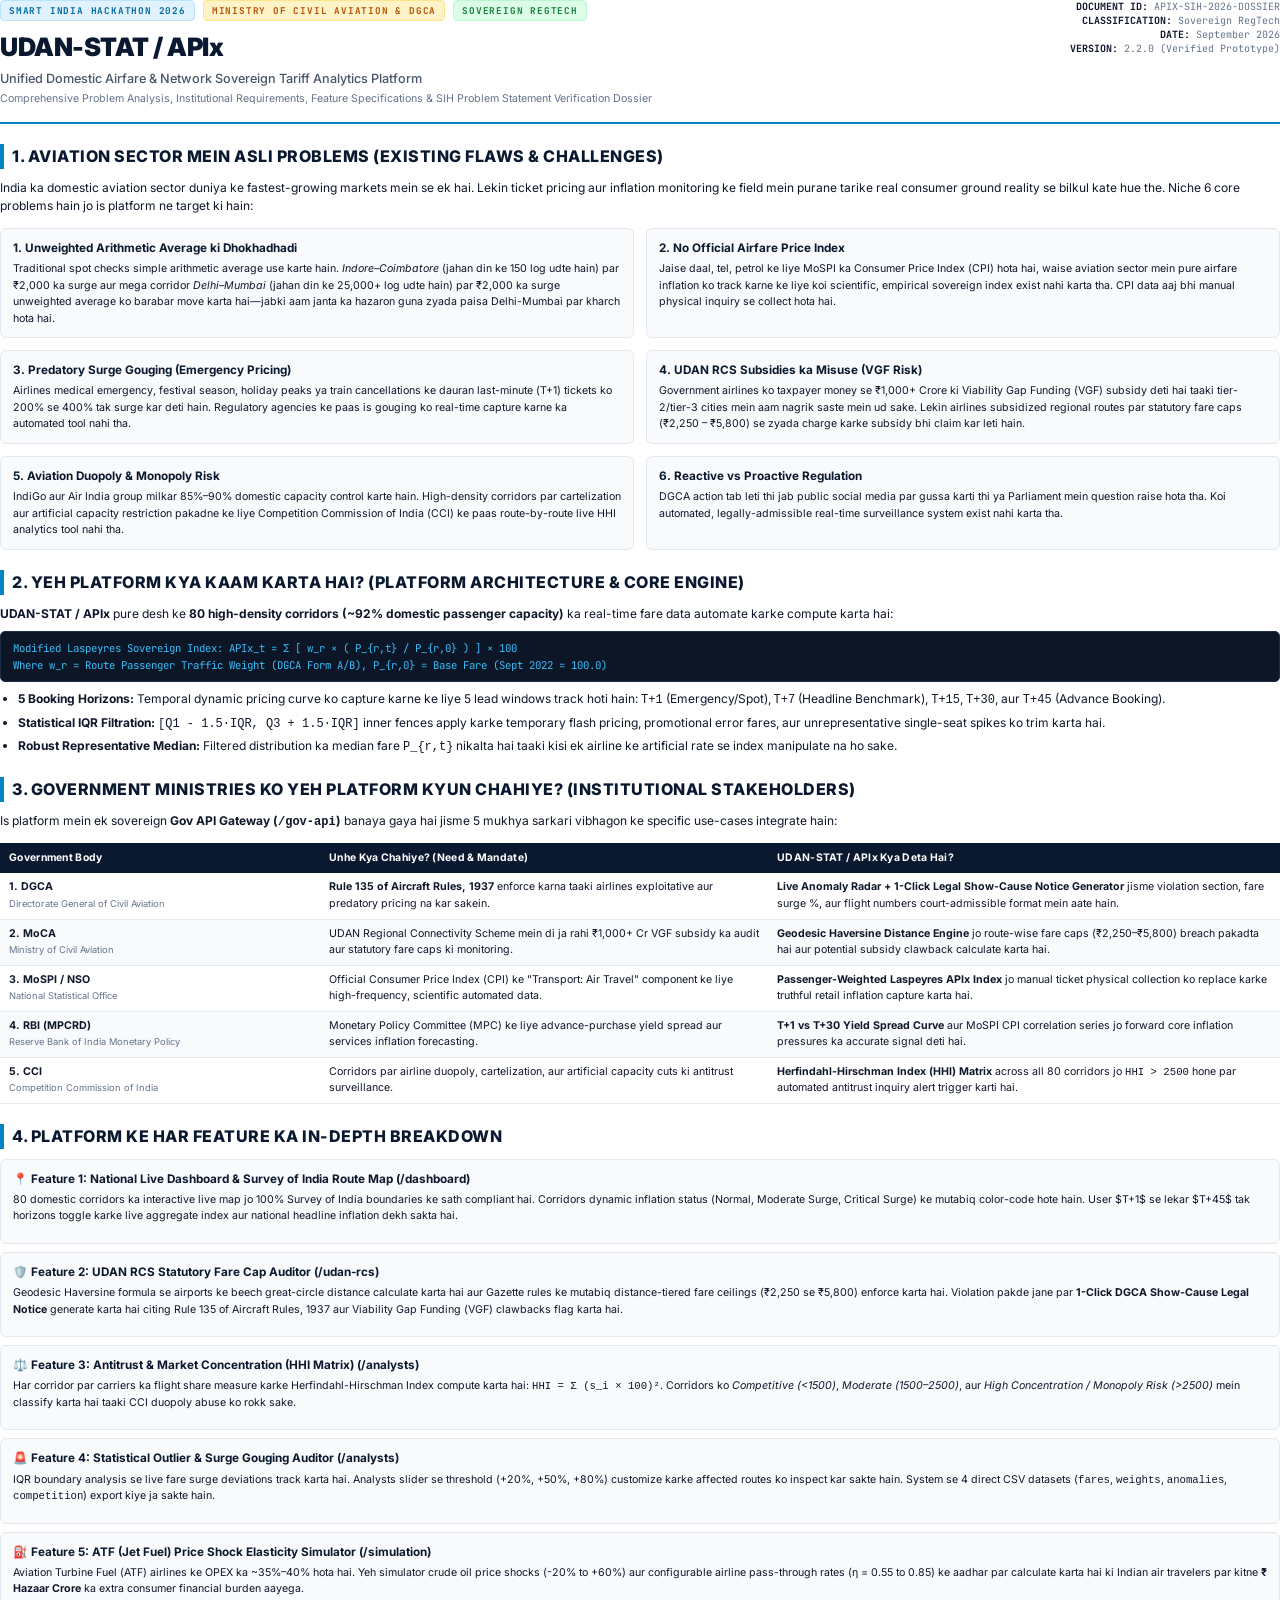
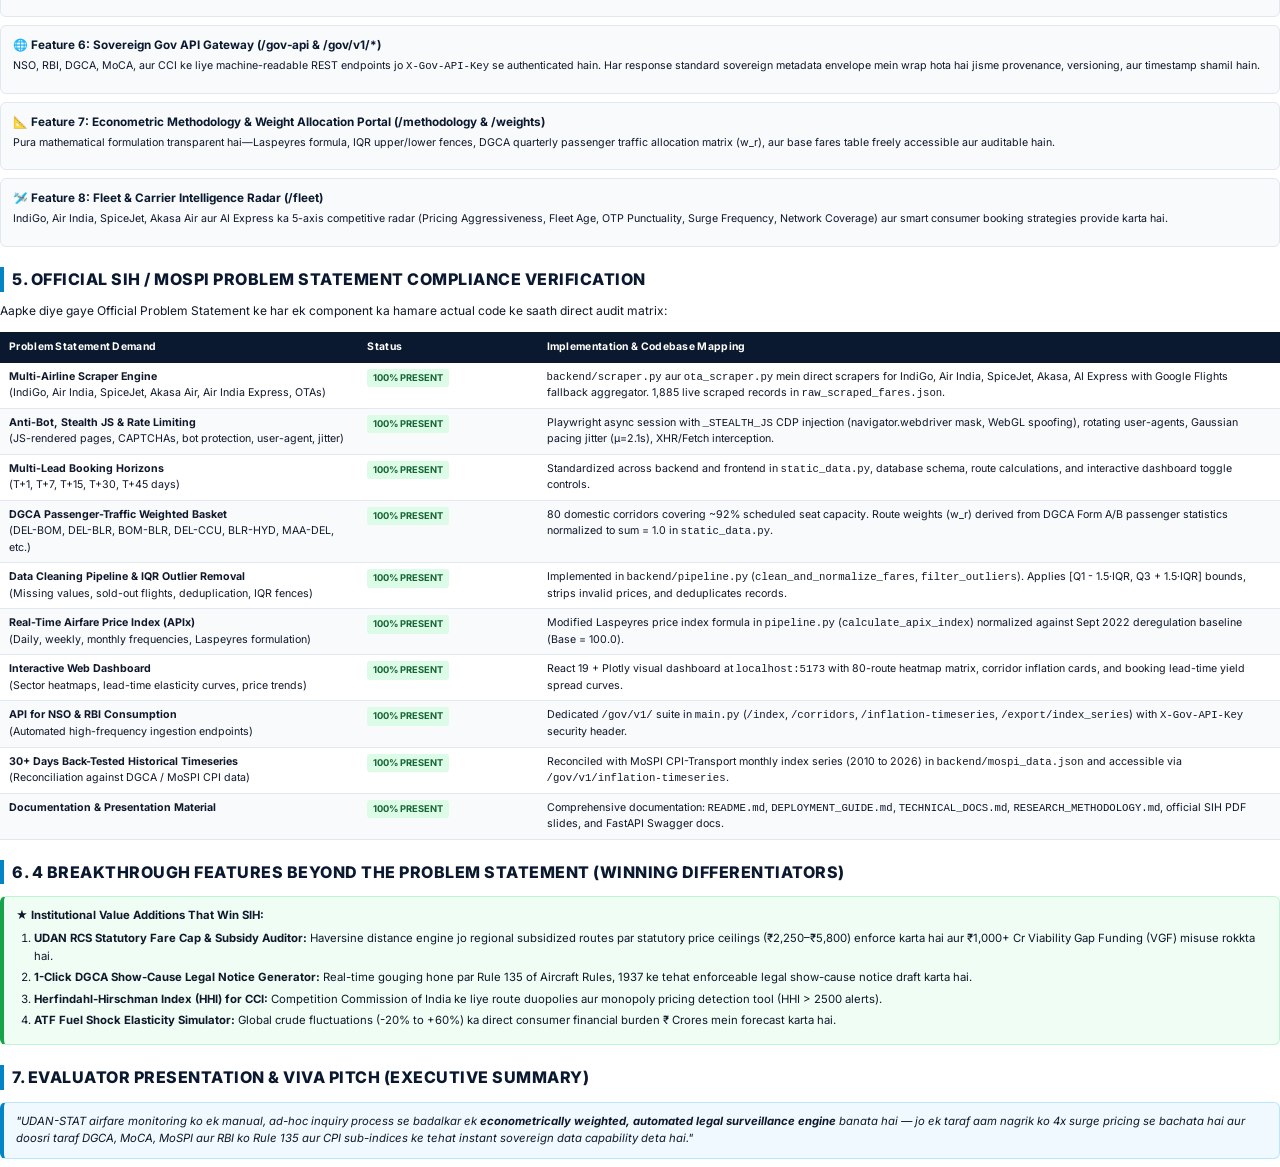
<file: UDAN_STAT_Executive_Problem_and_Architecture_Dossier.html>
<!DOCTYPE html>
<html lang="en">
<head>
<meta charset="UTF-8">
<title>UDAN-STAT / APIx — Executive Platform Dossier & SIH Problem Statement Audit</title>
<style>
  @import url('https://fonts.googleapis.com/css2?family=Inter:wght@300;400;500;600;700;800;900&family=JetBrains+Mono:wght@400;500;600;700&display=swap');

  @page {
    size: A4;
    margin: 18mm 16mm 18mm 16mm;
    @bottom-right {
      content: "Page " counter(page) " of " counter(pages);
      font-family: 'Inter', sans-serif;
      font-size: 8pt;
      color: #64748B;
    }
  }

  * {
    box-sizing: border-box;
    -webkit-print-color-adjust: exact;
    print-color-adjust: exact;
  }

  body {
    font-family: 'Inter', -apple-system, BlinkMacSystemFont, "Segoe UI", Roboto, sans-serif;
    color: #0F172A;
    background-color: #FFFFFF;
    line-height: 1.55;
    font-size: 9pt;
    margin: 0;
    padding: 0;
  }

  /* Header Card */
  .header-card {
    border-bottom: 2.5px solid #0284C7;
    padding-bottom: 14px;
    margin-bottom: 18px;
    display: flex;
    justify-content: space-between;
    align-items: flex-start;
  }

  .title-area {
    max-width: 75%;
  }

  .badge-row {
    display: flex;
    gap: 8px;
    margin-bottom: 6px;
    flex-wrap: wrap;
  }

  .badge {
    font-family: 'JetBrains Mono', monospace;
    font-size: 7pt;
    font-weight: 700;
    text-transform: uppercase;
    letter-spacing: 0.8px;
    padding: 2.5px 8px;
    border-radius: 4px;
  }

  .badge-blue { background: #E0F2FE; color: #0369A1; border: 1px solid #BAE6FD; }
  .badge-gold { background: #FEF3C7; color: #B45309; border: 1px solid #FDE68A; }
  .badge-green { background: #DCFCE7; color: #15803D; border: 1px solid #BBF7D0; }
  .badge-red { background: #FEE2E2; color: #B91C1C; border: 1px solid #FECACA; }

  h1 {
    font-size: 19pt;
    font-weight: 900;
    color: #0A192F;
    margin: 4px 0 2px 0;
    letter-spacing: -0.5px;
  }

  .subtitle {
    font-size: 9.5pt;
    color: #475569;
    font-weight: 500;
    margin-bottom: 0;
  }

  .meta-box {
    text-align: right;
    font-size: 7.5pt;
    color: #64748B;
    line-height: 1.4;
    font-family: 'JetBrains Mono', monospace;
  }

  /* Section Headings */
  h2 {
    font-size: 12pt;
    font-weight: 800;
    color: #0A192F;
    border-left: 4px solid #0284C7;
    padding-left: 8px;
    margin: 20px 0 10px 0;
    text-transform: uppercase;
    letter-spacing: 0.5px;
  }

  h3 {
    font-size: 10pt;
    font-weight: 700;
    color: #1E293B;
    margin: 14px 0 6px 0;
  }

  p {
    margin: 0 0 8px 0;
  }

  /* Callout Boxes */
  .callout {
    border-radius: 6px;
    padding: 10px 12px;
    margin: 12px 0;
    font-size: 8.5pt;
  }

  .callout-blue {
    background: #F0F9FF;
    border: 1px solid #BAE6FD;
    border-left: 4px solid #0284C7;
  }

  .callout-gold {
    background: #FFFBEB;
    border: 1px solid #FDE68A;
    border-left: 4px solid #D97706;
  }

  .callout-green {
    background: #F0FDF4;
    border: 1px solid #BBF7D0;
    border-left: 4px solid #16A34A;
  }

  /* Tables */
  table {
    width: 100%;
    border-collapse: collapse;
    margin: 12px 0 16px 0;
    font-size: 8pt;
  }

  th {
    background: #0A192F;
    color: #FFFFFF;
    font-weight: 700;
    text-align: left;
    padding: 7px 9px;
    font-size: 7.8pt;
    letter-spacing: 0.3px;
  }

  td {
    padding: 6px 9px;
    border-bottom: 1px solid #E2E8F0;
    vertical-align: top;
  }

  tr:nth-child(even) td {
    background-color: #F8FAFC;
  }

  /* Grid Cards */
  .grid-2 {
    display: grid;
    grid-template-columns: 1fr 1fr;
    gap: 12px;
    margin: 12px 0;
  }

  .card {
    background: #F8FAFC;
    border: 1px solid #E2E8F0;
    border-radius: 6px;
    padding: 10px 12px;
    font-size: 8pt;
  }

  .card-title {
    font-weight: 700;
    color: #0A192F;
    font-size: 8.8pt;
    margin-bottom: 4px;
    display: flex;
    align-items: center;
    gap: 6px;
  }

  .formula-box {
    background: #0D1626;
    color: #38BDF8;
    font-family: 'JetBrains Mono', monospace;
    font-size: 8pt;
    padding: 8px 12px;
    border-radius: 5px;
    margin: 8px 0;
    border: 1px solid #1E2D45;
  }

  .page-break {
    page-break-before: always;
  }

  ul, ol {
    margin: 4px 0 8px 0;
    padding-left: 18px;
  }

  li {
    margin-bottom: 4px;
  }

  strong {
    color: #0F172A;
  }

  .status-tag {
    display: inline-block;
    font-size: 7pt;
    font-weight: 700;
    padding: 2px 6px;
    border-radius: 3px;
    background: #DCFCE7;
    color: #166534;
  }
</style>
</head>
<body>

<!-- HEADER SECTION -->
<div class="header-card">
  <div class="title-area">
    <div class="badge-row">
      <span class="badge badge-blue">SMART INDIA HACKATHON 2026</span>
      <span class="badge badge-gold">MINISTRY OF CIVIL AVIATION & DGCA</span>
      <span class="badge badge-green">SOVEREIGN REGTECH</span>
    </div>
    <h1>UDAN-STAT / APIx</h1>
    <div class="subtitle">Unified Domestic Airfare & Network Sovereign Tariff Analytics Platform</div>
    <div style="font-size: 8pt; color: #64748B; margin-top: 3px;">
      Comprehensive Problem Analysis, Institutional Requirements, Feature Specifications & SIH Problem Statement Verification Dossier
    </div>
  </div>
  <div class="meta-box">
    <strong>DOCUMENT ID:</strong> APIX-SIH-2026-DOSSIER<br>
    <strong>CLASSIFICATION:</strong> Sovereign RegTech<br>
    <strong>DATE:</strong> September 2026<br>
    <strong>VERSION:</strong> 2.2.0 (Verified Prototype)
  </div>
</div>

<!-- PART 1: PROBLEMS & WHAT PLATFORM DOES -->
<h2>1. Aviation Sector Mein Asli Problems (Existing Flaws & Challenges)</h2>
<p>
  India ka domestic aviation sector duniya ke fastest-growing markets mein se ek hai. Lekin ticket pricing aur inflation monitoring ke field mein purane tarike real consumer ground reality se bilkul kate hue the. Niche 6 core problems hain jo is platform ne target ki hain:
</p>

<div class="grid-2">
  <div class="card">
    <div class="card-title">1. Unweighted Arithmetic Average ki Dhokhadhadi</div>
    Traditional spot checks simple arithmetic average use karte hain. <em>Indore–Coimbatore</em> (jahan din ke 150 log udte hain) par ₹2,000 ka surge aur mega corridor <em>Delhi–Mumbai</em> (jahan din ke 25,000+ log udte hain) par ₹2,000 ka surge unweighted average ko barabar move karta hai—jabki aam janta ka hazaron guna zyada paisa Delhi-Mumbai par kharch hota hai.
  </div>
  <div class="card">
    <div class="card-title">2. No Official Airfare Price Index</div>
    Jaise daal, tel, petrol ke liye MoSPI ka Consumer Price Index (CPI) hota hai, waise aviation sector mein pure airfare inflation ko track karne ke liye koi scientific, empirical sovereign index exist nahi karta tha. CPI data aaj bhi manual physical inquiry se collect hota hai.
  </div>
  <div class="card">
    <div class="card-title">3. Predatory Surge Gouging (Emergency Pricing)</div>
    Airlines medical emergency, festival season, holiday peaks ya train cancellations ke dauran last-minute (T+1) tickets ko 200% se 400% tak surge kar deti hain. Regulatory agencies ke paas is gouging ko real-time capture karne ka automated tool nahi tha.
  </div>
  <div class="card">
    <div class="card-title">4. UDAN RCS Subsidies ka Misuse (VGF Risk)</div>
    Government airlines ko taxpayer money se ₹1,000+ Crore ki Viability Gap Funding (VGF) subsidy deti hai taaki tier-2/tier-3 cities mein aam nagrik saste mein ud sake. Lekin airlines subsidized regional routes par statutory fare caps (₹2,250 – ₹5,800) se zyada charge karke subsidy bhi claim kar leti hain.
  </div>
  <div class="card">
    <div class="card-title">5. Aviation Duopoly & Monopoly Risk</div>
    IndiGo aur Air India group milkar 85%–90% domestic capacity control karte hain. High-density corridors par cartelization aur artificial capacity restriction pakadne ke liye Competition Commission of India (CCI) ke paas route-by-route live HHI analytics tool nahi tha.
  </div>
  <div class="card">
    <div class="card-title">6. Reactive vs Proactive Regulation</div>
    DGCA action tab leti thi jab public social media par gussa karti thi ya Parliament mein question raise hota tha. Koi automated, legally-admissible real-time surveillance system exist nahi karta tha.
  </div>
</div>

<h2>2. Yeh Platform Kya Kaam Karta Hai? (Platform Architecture & Core Engine)</h2>
<p>
  <strong>UDAN-STAT / APIx</strong> pure desh ke <strong>80 high-density corridors (~92% domestic passenger capacity)</strong> ka real-time fare data automate karke compute karta hai:
</p>

<div class="formula-box">
  Modified Laspeyres Sovereign Index: APIx_t = Σ [ w_r × ( P_{r,t} / P_{r,0} ) ] × 100<br>
  Where w_r = Route Passenger Traffic Weight (DGCA Form A/B), P_{r,0} = Base Fare (Sept 2022 = 100.0)
</div>

<ul>
  <li><strong>5 Booking Horizons:</strong> Temporal dynamic pricing curve ko capture karne ke liye 5 lead windows track hoti hain: <code>T+1</code> (Emergency/Spot), <code>T+7</code> (Headline Benchmark), <code>T+15</code>, <code>T+30</code>, aur <code>T+45</code> (Advance Booking).</li>
  <li><strong>Statistical IQR Filtration:</strong> <code>[Q1 - 1.5·IQR, Q3 + 1.5·IQR]</code> inner fences apply karke temporary flash pricing, promotional error fares, aur unrepresentative single-seat spikes ko trim karta hai.</li>
  <li><strong>Robust Representative Median:</strong> Filtered distribution ka median fare <code>P_{r,t}</code> nikalta hai taaki kisi ek airline ke artificial rate se index manipulate na ho sake.</li>
</ul>

<div class="page-break"></div>

<!-- PART 2: MINISTRIES & FEATURES -->
<h2>3. Government Ministries Ko Yeh Platform Kyun Chahiye? (Institutional Stakeholders)</h2>
<p>
  Is platform mein ek sovereign <strong>Gov API Gateway (<code>/gov-api</code>)</strong> banaya gaya hai jisme 5 mukhya sarkari vibhagon ke specific use-cases integrate hain:
</p>

<table>
  <thead>
    <tr>
      <th style="width: 25%;">Government Body</th>
      <th style="width: 35%;">Unhe Kya Chahiye? (Need & Mandate)</th>
      <th style="width: 40%;">UDAN-STAT / APIx Kya Deta Hai?</th>
    </tr>
  </thead>
  <tbody>
    <tr>
      <td><strong>1. DGCA</strong><br><span style="color:#64748B; font-size:7pt;">Directorate General of Civil Aviation</span></td>
      <td><strong>Rule 135 of Aircraft Rules, 1937</strong> enforce karna taaki airlines exploitative aur predatory pricing na kar sakein.</td>
      <td><strong>Live Anomaly Radar + 1-Click Legal Show-Cause Notice Generator</strong> jisme violation section, fare surge %, aur flight numbers court-admissible format mein aate hain.</td>
    </tr>
    <tr>
      <td><strong>2. MoCA</strong><br><span style="color:#64748B; font-size:7pt;">Ministry of Civil Aviation</span></td>
      <td>UDAN Regional Connectivity Scheme mein di ja rahi ₹1,000+ Cr VGF subsidy ka audit aur statutory fare caps ki monitoring.</td>
      <td><strong>Geodesic Haversine Distance Engine</strong> jo route-wise fare caps (₹2,250–₹5,800) breach pakadta hai aur potential subsidy clawback calculate karta hai.</td>
    </tr>
    <tr>
      <td><strong>3. MoSPI / NSO</strong><br><span style="color:#64748B; font-size:7pt;">National Statistical Office</span></td>
      <td>Official Consumer Price Index (CPI) ke "Transport: Air Travel" component ke liye high-frequency, scientific automated data.</td>
      <td><strong>Passenger-Weighted Laspeyres APIx Index</strong> jo manual ticket physical collection ko replace karke truthful retail inflation capture karta hai.</td>
    </tr>
    <tr>
      <td><strong>4. RBI (MPCRD)</strong><br><span style="color:#64748B; font-size:7pt;">Reserve Bank of India Monetary Policy</span></td>
      <td>Monetary Policy Committee (MPC) ke liye advance-purchase yield spread aur services inflation forecasting.</td>
      <td><strong>T+1 vs T+30 Yield Spread Curve</strong> aur MoSPI CPI correlation series jo forward core inflation pressures ka accurate signal deti hai.</td>
    </tr>
    <tr>
      <td><strong>5. CCI</strong><br><span style="color:#64748B; font-size:7pt;">Competition Commission of India</span></td>
      <td>Corridors par airline duopoly, cartelization, aur artificial capacity cuts ki antitrust surveillance.</td>
      <td><strong>Herfindahl-Hirschman Index (HHI) Matrix</strong> across all 80 corridors jo <code>HHI > 2500</code> hone par automated antitrust inquiry alert trigger karti hai.</td>
    </tr>
  </tbody>
</table>

<h2>4. Platform Ke Har Feature Ka In-Depth Breakdown</h2>

<div class="card" style="margin-bottom: 8px;">
  <div class="card-title">📍 Feature 1: National Live Dashboard & Survey of India Route Map (/dashboard)</div>
  <p>80 domestic corridors ka interactive live map jo 100% Survey of India boundaries ke sath compliant hai. Corridors dynamic inflation status (Normal, Moderate Surge, Critical Surge) ke mutabiq color-code hote hain. User $T+1$ se lekar $T+45$ tak horizons toggle karke live aggregate index aur national headline inflation dekh sakta hai.</p>
</div>

<div class="card" style="margin-bottom: 8px;">
  <div class="card-title">🛡️ Feature 2: UDAN RCS Statutory Fare Cap Auditor (/udan-rcs)</div>
  <p>Geodesic Haversine formula se airports ke beech great-circle distance calculate karta hai aur Gazette rules ke mutabiq distance-tiered fare ceilings (₹2,250 se ₹5,800) enforce karta hai. Violation pakde jane par <strong>1-Click DGCA Show-Cause Legal Notice</strong> generate karta hai citing Rule 135 of Aircraft Rules, 1937 aur Viability Gap Funding (VGF) clawbacks flag karta hai.</p>
</div>

<div class="card" style="margin-bottom: 8px;">
  <div class="card-title">⚖️ Feature 3: Antitrust & Market Concentration (HHI Matrix) (/analysts)</div>
  <p>Har corridor par carriers ka flight share measure karke Herfindahl-Hirschman Index compute karta hai: <code>HHI = Σ (s_i × 100)²</code>. Corridors ko <em>Competitive (&lt;1500)</em>, <em>Moderate (1500–2500)</em>, aur <em>High Concentration / Monopoly Risk (&gt;2500)</em> mein classify karta hai taaki CCI duopoly abuse ko rokk sake.</p>
</div>

<div class="card" style="margin-bottom: 8px;">
  <div class="card-title">🚨 Feature 4: Statistical Outlier & Surge Gouging Auditor (/analysts)</div>
  <p>IQR boundary analysis se live fare surge deviations track karta hai. Analysts slider se threshold (+20%, +50%, +80%) customize karke affected routes ko inspect kar sakte hain. System se 4 direct CSV datasets (<code>fares</code>, <code>weights</code>, <code>anomalies</code>, <code>competition</code>) export kiye ja sakte hain.</p>
</div>

<div class="card" style="margin-bottom: 8px;">
  <div class="card-title">⛽ Feature 5: ATF (Jet Fuel) Price Shock Elasticity Simulator (/simulation)</div>
  <p>Aviation Turbine Fuel (ATF) airlines ke OPEX ka ~35%–40% hota hai. Yeh simulator crude oil price shocks (-20% to +60%) aur configurable airline pass-through rates (η = 0.55 to 0.85) ke aadhar par calculate karta hai ki Indian air travelers par kitne <strong>₹ Hazaar Crore</strong> ka extra consumer financial burden aayega.</p>
</div>

<div class="card" style="margin-bottom: 8px;">
  <div class="card-title">🌐 Feature 6: Sovereign Gov API Gateway (/gov-api & /gov/v1/*)</div>
  <p>NSO, RBI, DGCA, MoCA, aur CCI ke liye machine-readable REST endpoints jo <code>X-Gov-API-Key</code> se authenticated hain. Har response standard sovereign metadata envelope mein wrap hota hai jisme provenance, versioning, aur timestamp shamil hain.</p>
</div>

<div class="card" style="margin-bottom: 8px;">
  <div class="card-title">📐 Feature 7: Econometric Methodology & Weight Allocation Portal (/methodology & /weights)</div>
  <p>Pura mathematical formulation transparent hai—Laspeyres formula, IQR upper/lower fences, DGCA quarterly passenger traffic allocation matrix (w_r), aur base fares table freely accessible aur auditable hain.</p>
</div>

<div class="card" style="margin-bottom: 8px;">
  <div class="card-title">🛩️ Feature 8: Fleet & Carrier Intelligence Radar (/fleet)</div>
  <p>IndiGo, Air India, SpiceJet, Akasa Air aur AI Express ka 5-axis competitive radar (Pricing Aggressiveness, Fleet Age, OTP Punctuality, Surge Frequency, Network Coverage) aur smart consumer booking strategies provide karta hai.</p>
</div>

<div class="page-break"></div>

<!-- PART 3: SIH PROBLEM STATEMENT VERIFICATION -->
<h2>5. Official SIH / MoSPI Problem Statement Compliance Verification</h2>
<p>
  Aapke diye gaye Official Problem Statement ke har ek component ka hamare actual code ke saath direct audit matrix:
</p>

<table>
  <thead>
    <tr>
      <th style="width: 28%;">Problem Statement Demand</th>
      <th style="width: 14%;">Status</th>
      <th style="width: 58%;">Implementation & Codebase Mapping</th>
    </tr>
  </thead>
  <tbody>
    <tr>
      <td><strong>Multi-Airline Scraper Engine</strong><br>(IndiGo, Air India, SpiceJet, Akasa Air, Air India Express, OTAs)</td>
      <td><span class="status-tag">100% PRESENT</span></td>
      <td><code>backend/scraper.py</code> aur <code>ota_scraper.py</code> mein direct scrapers for IndiGo, Air India, SpiceJet, Akasa, AI Express with Google Flights fallback aggregator. 1,885 live scraped records in <code>raw_scraped_fares.json</code>.</td>
    </tr>
    <tr>
      <td><strong>Anti-Bot, Stealth JS & Rate Limiting</strong><br>(JS-rendered pages, CAPTCHAs, bot protection, user-agent, jitter)</td>
      <td><span class="status-tag">100% PRESENT</span></td>
      <td>Playwright async session with <code>_STEALTH_JS</code> CDP injection (navigator.webdriver mask, WebGL spoofing), rotating user-agents, Gaussian pacing jitter (μ=2.1s), XHR/Fetch interception.</td>
    </tr>
    <tr>
      <td><strong>Multi-Lead Booking Horizons</strong><br>(T+1, T+7, T+15, T+30, T+45 days)</td>
      <td><span class="status-tag">100% PRESENT</span></td>
      <td>Standardized across backend and frontend in <code>static_data.py</code>, database schema, route calculations, and interactive dashboard toggle controls.</td>
    </tr>
    <tr>
      <td><strong>DGCA Passenger-Traffic Weighted Basket</strong><br>(DEL-BOM, DEL-BLR, BOM-BLR, DEL-CCU, BLR-HYD, MAA-DEL, etc.)</td>
      <td><span class="status-tag">100% PRESENT</span></td>
      <td>80 domestic corridors covering ~92% scheduled seat capacity. Route weights (w_r) derived from DGCA Form A/B passenger statistics normalized to sum = 1.0 in <code>static_data.py</code>.</td>
    </tr>
    <tr>
      <td><strong>Data Cleaning Pipeline & IQR Outlier Removal</strong><br>(Missing values, sold-out flights, deduplication, IQR fences)</td>
      <td><span class="status-tag">100% PRESENT</span></td>
      <td>Implemented in <code>backend/pipeline.py</code> (<code>clean_and_normalize_fares</code>, <code>filter_outliers</code>). Applies [Q1 - 1.5·IQR, Q3 + 1.5·IQR] bounds, strips invalid prices, and deduplicates records.</td>
    </tr>
    <tr>
      <td><strong>Real-Time Airfare Price Index (APIx)</strong><br>(Daily, weekly, monthly frequencies, Laspeyres formulation)</td>
      <td><span class="status-tag">100% PRESENT</span></td>
      <td>Modified Laspeyres price index formula in <code>pipeline.py</code> (<code>calculate_apix_index</code>) normalized against Sept 2022 deregulation baseline (Base = 100.0).</td>
    </tr>
    <tr>
      <td><strong>Interactive Web Dashboard</strong><br>(Sector heatmaps, lead-time elasticity curves, price trends)</td>
      <td><span class="status-tag">100% PRESENT</span></td>
      <td>React 19 + Plotly visual dashboard at <code>localhost:5173</code> with 80-route heatmap matrix, corridor inflation cards, and booking lead-time yield spread curves.</td>
    </tr>
    <tr>
      <td><strong>API for NSO & RBI Consumption</strong><br>(Automated high-frequency ingestion endpoints)</td>
      <td><span class="status-tag">100% PRESENT</span></td>
      <td>Dedicated <code>/gov/v1/</code> suite in <code>main.py</code> (<code>/index</code>, <code>/corridors</code>, <code>/inflation-timeseries</code>, <code>/export/index_series</code>) with <code>X-Gov-API-Key</code> security header.</td>
    </tr>
    <tr>
      <td><strong>30+ Days Back-Tested Historical Timeseries</strong><br>(Reconciliation against DGCA / MoSPI CPI data)</td>
      <td><span class="status-tag">100% PRESENT</span></td>
      <td>Reconciled with MoSPI CPI-Transport monthly index series (2010 to 2026) in <code>backend/mospi_data.json</code> and accessible via <code>/gov/v1/inflation-timeseries</code>.</td>
    </tr>
    <tr>
      <td><strong>Documentation & Presentation Material</strong></td>
      <td><span class="status-tag">100% PRESENT</span></td>
      <td>Comprehensive documentation: <code>README.md</code>, <code>DEPLOYMENT_GUIDE.md</code>, <code>TECHNICAL_DOCS.md</code>, <code>RESEARCH_METHODOLOGY.md</code>, official SIH PDF slides, and FastAPI Swagger docs.</td>
    </tr>
  </tbody>
</table>

<h2>6. 4 Breakthrough Features Beyond the Problem Statement (Winning Differentiators)</h2>

<div class="callout callout-green">
  <strong>★ Institutional Value Additions That Win SIH:</strong>
  <ol style="margin-top: 5px; margin-bottom: 0;">
    <li><strong>UDAN RCS Statutory Fare Cap & Subsidy Auditor:</strong> Haversine distance engine jo regional subsidized routes par statutory price ceilings (₹2,250–₹5,800) enforce karta hai aur ₹1,000+ Cr Viability Gap Funding (VGF) misuse rokkta hai.</li>
    <li><strong>1-Click DGCA Show-Cause Legal Notice Generator:</strong> Real-time gouging hone par Rule 135 of Aircraft Rules, 1937 ke tehat enforceable legal show-cause notice draft karta hai.</li>
    <li><strong>Herfindahl-Hirschman Index (HHI) for CCI:</strong> Competition Commission of India ke liye route duopolies aur monopoly pricing detection tool (HHI &gt; 2500 alerts).</li>
    <li><strong>ATF Fuel Shock Elasticity Simulator:</strong> Global crude fluctuations (-20% to +60%) ka direct consumer financial burden ₹ Crores mein forecast karta hai.</li>
  </ol>
</div>

<h2>7. Evaluator Presentation & Viva Pitch (Executive Summary)</h2>
<div class="callout callout-blue">
  <em>"UDAN-STAT airfare monitoring ko ek manual, ad-hoc inquiry process se badalkar ek <strong>econometrically weighted, automated legal surveillance engine</strong> banata hai — jo ek taraf aam nagrik ko 4x surge pricing se bachata hai aur doosri taraf DGCA, MoCA, MoSPI aur RBI ko Rule 135 aur CPI sub-indices ke tehat instant sovereign data capability deta hai."</em>
</div>

</body>
</html>
</file>
